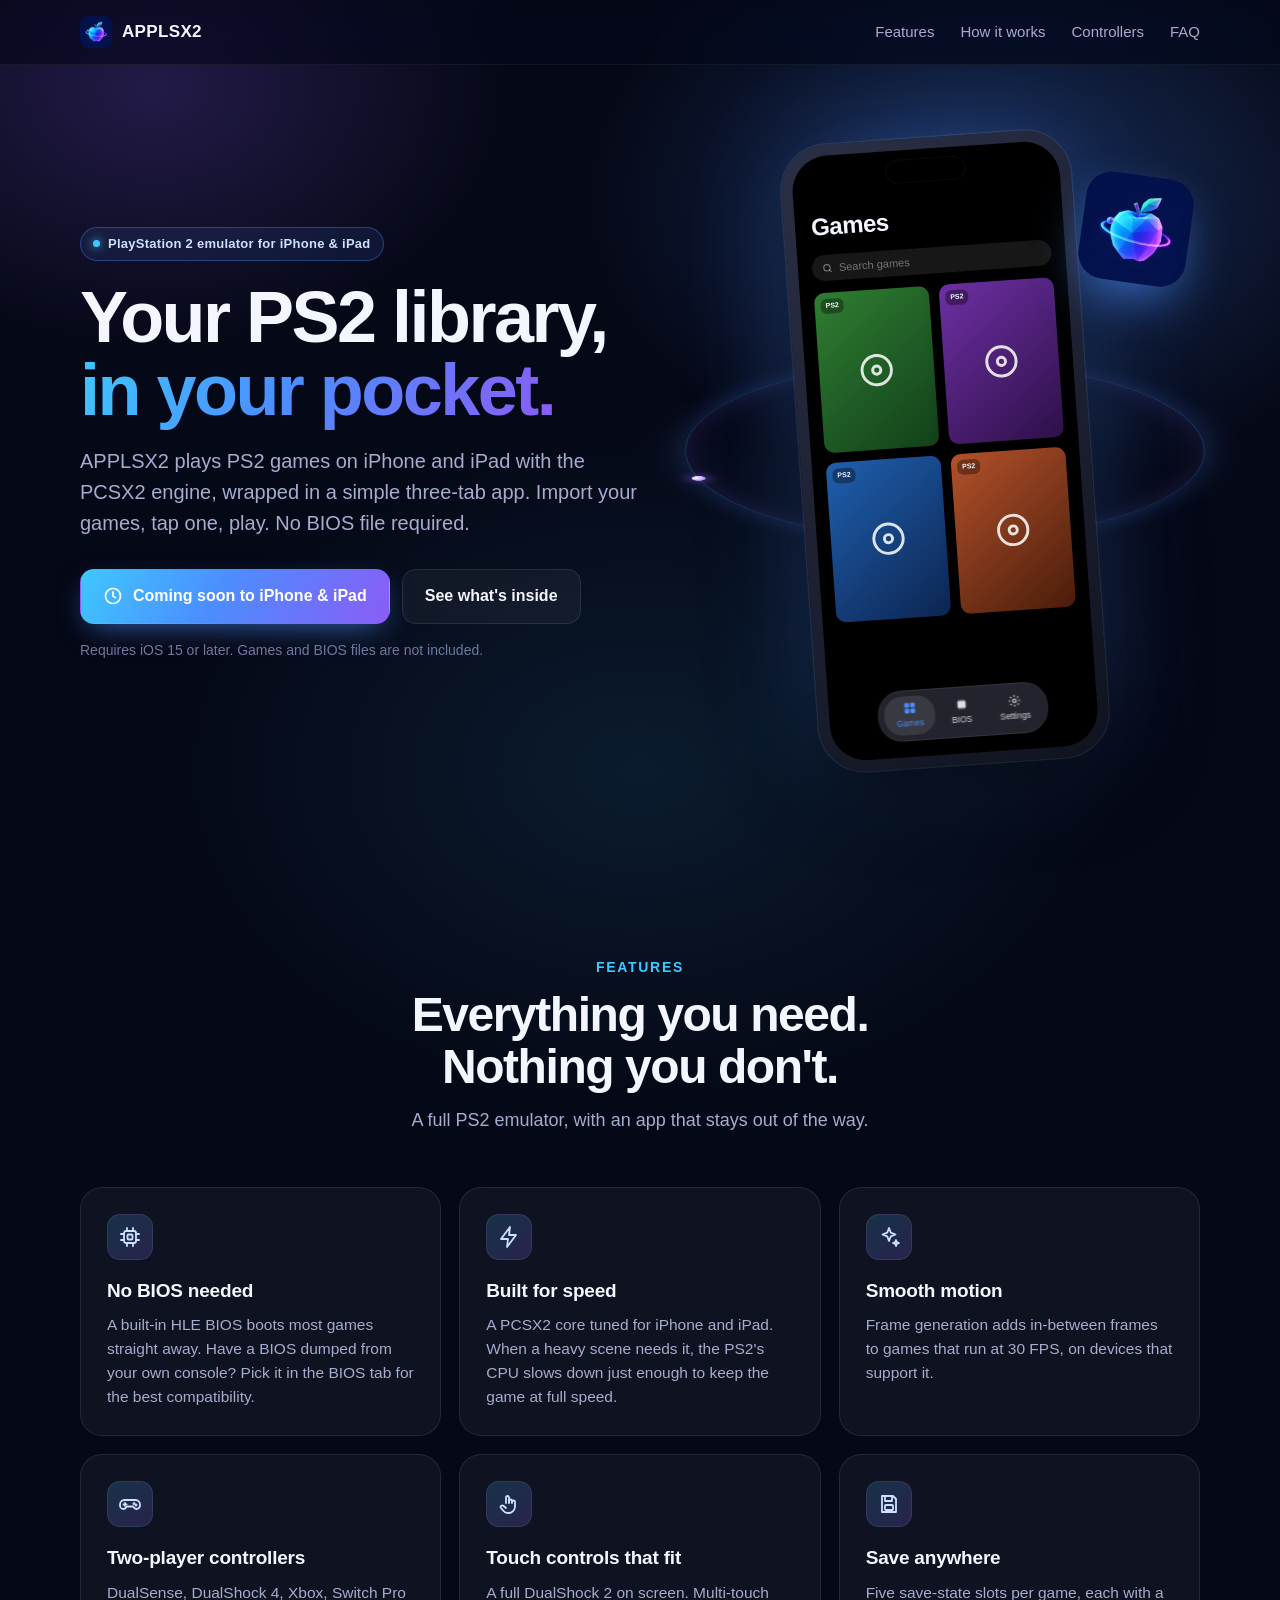
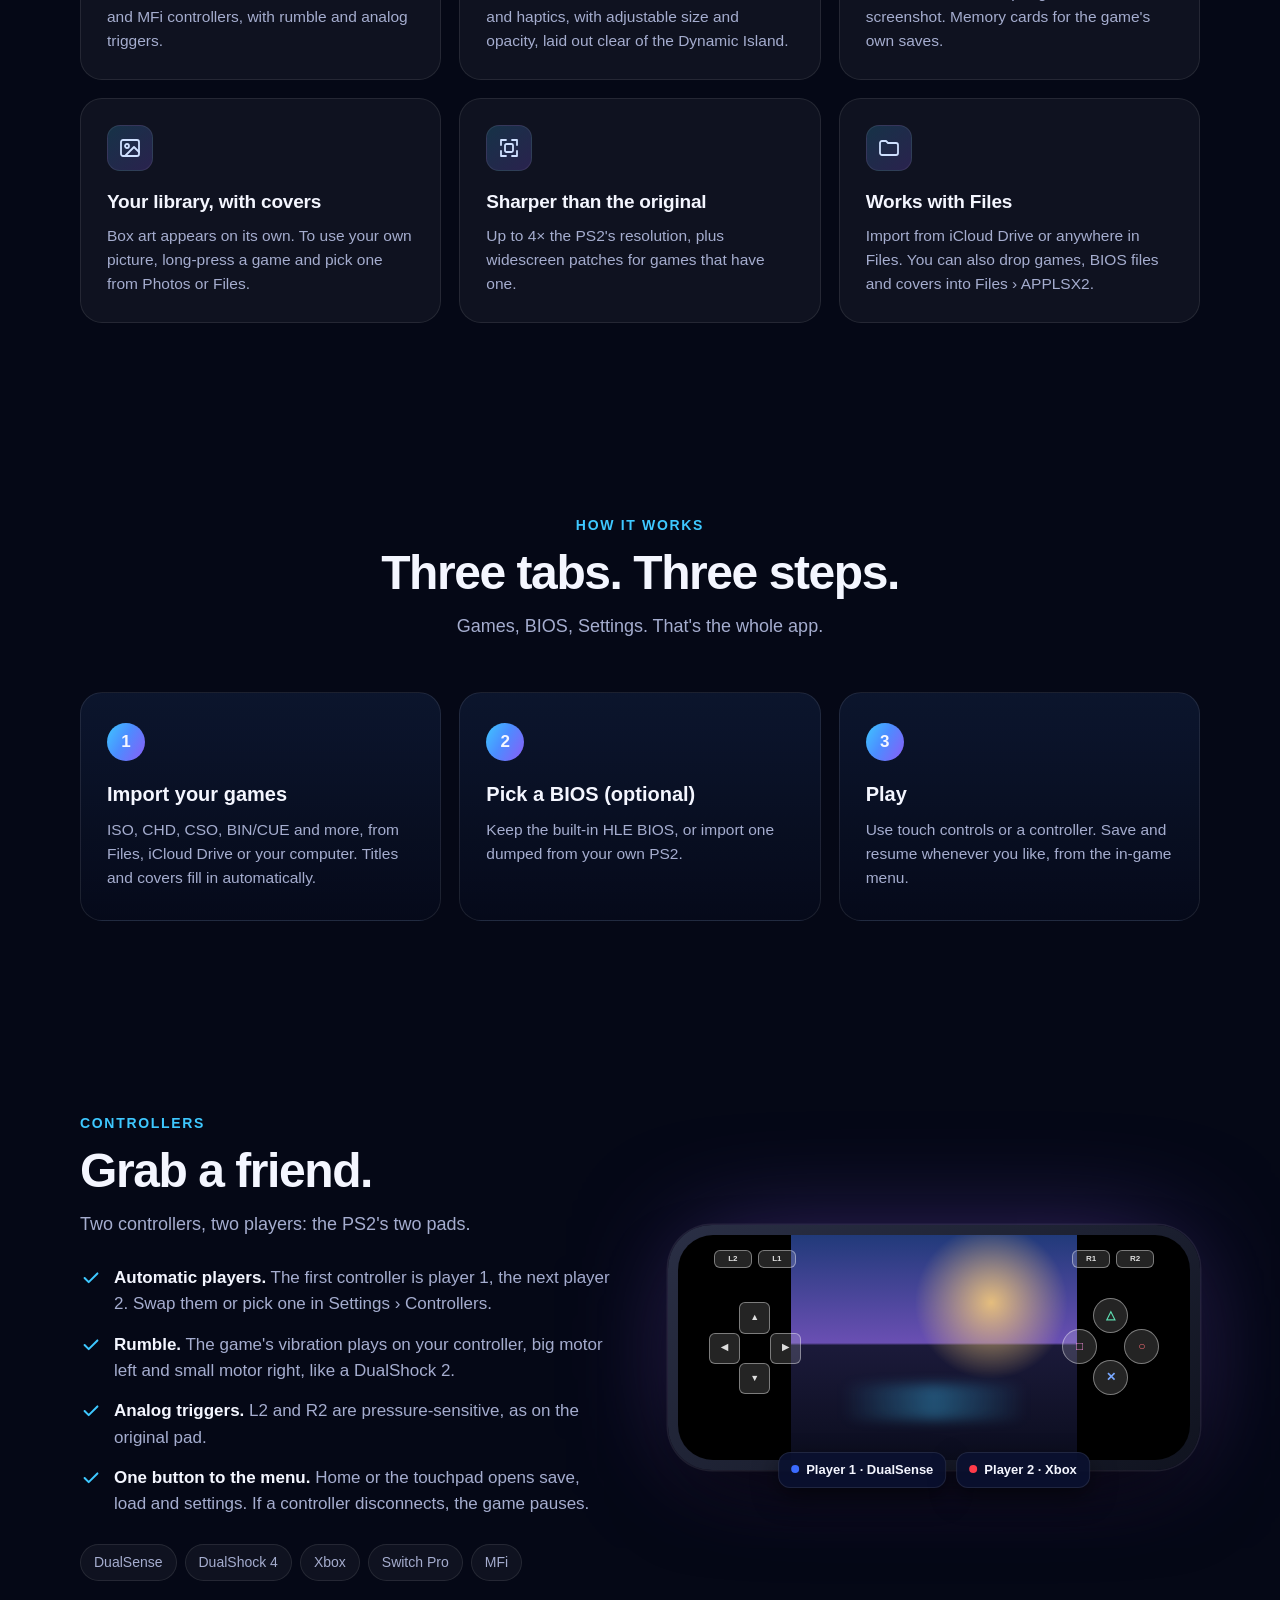
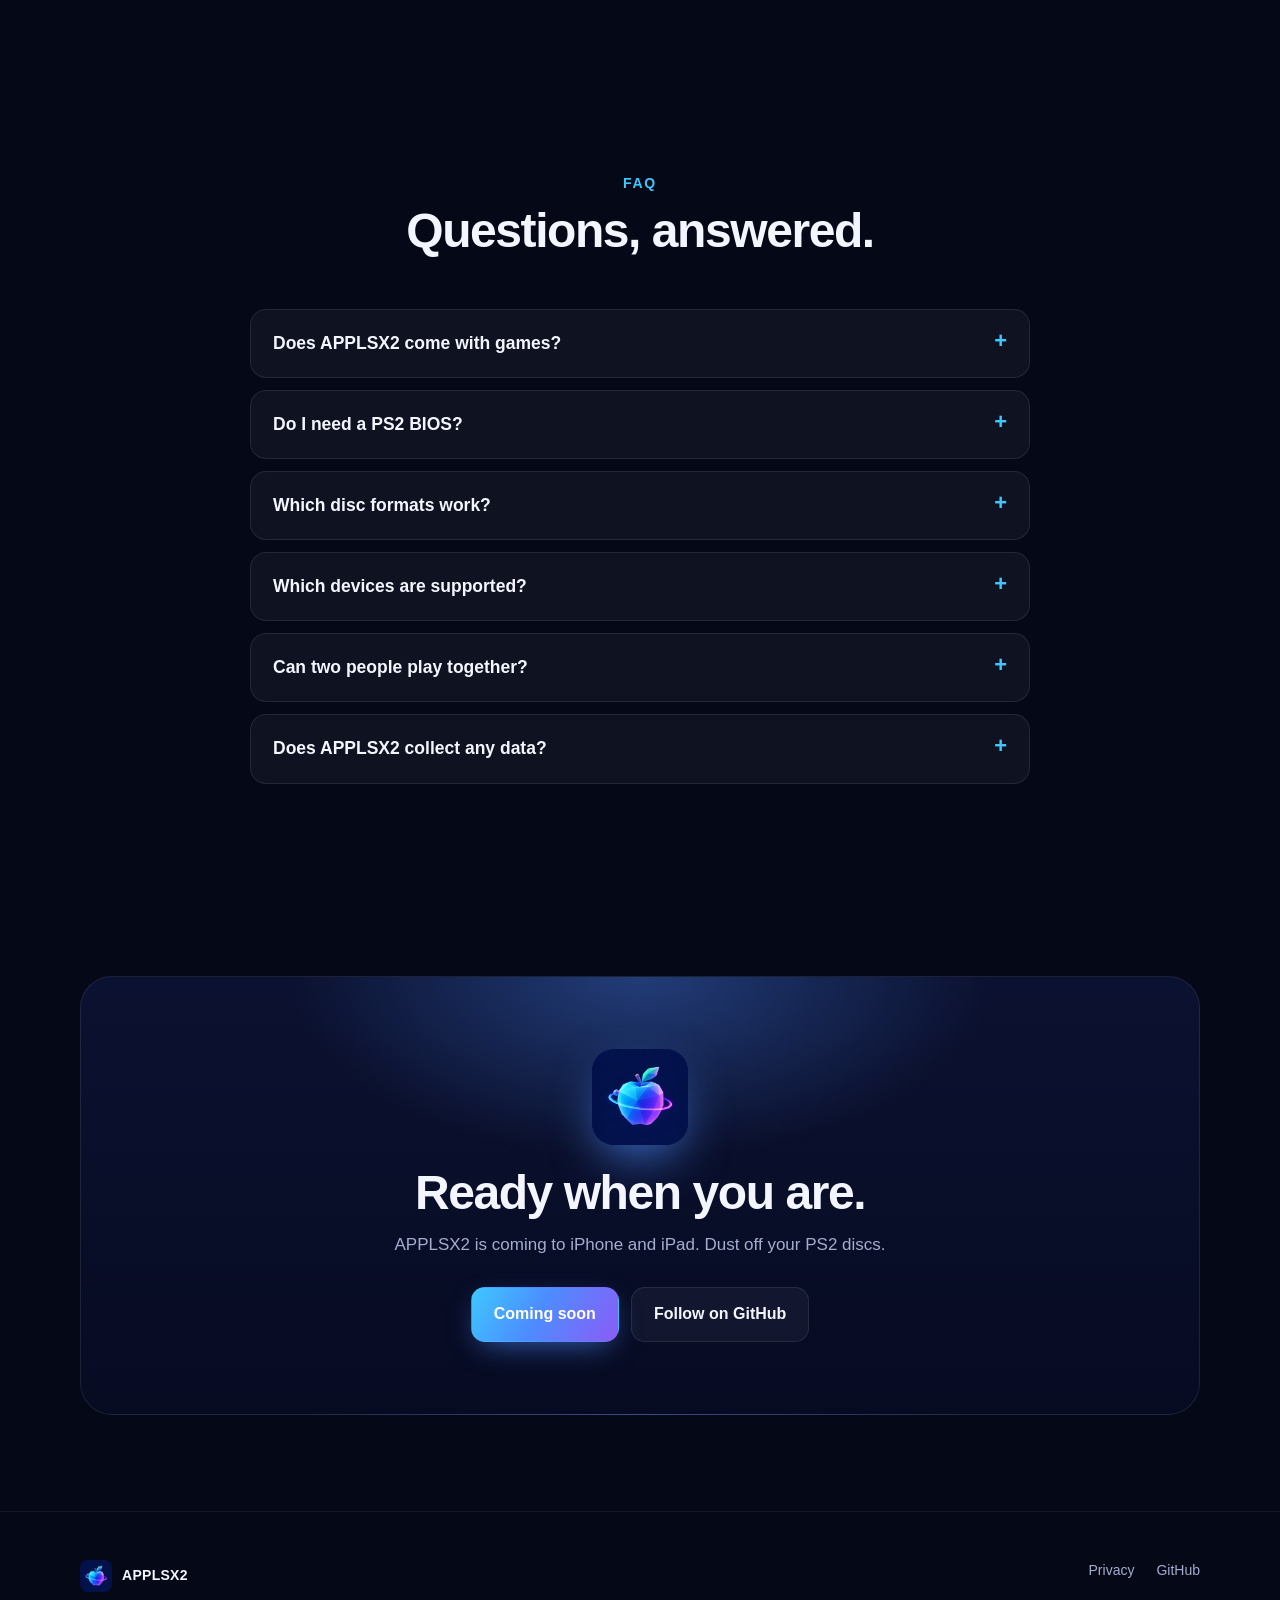
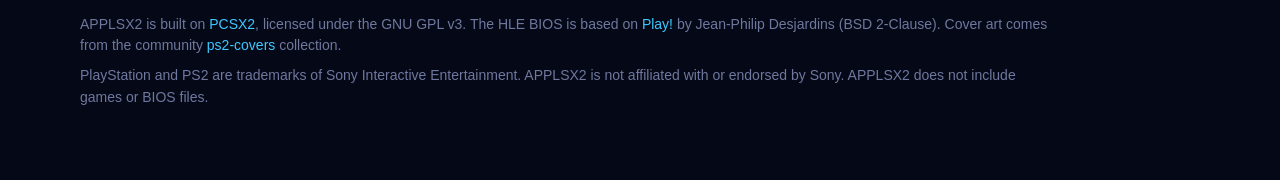
<file: index.html>
<!doctype html>
<html lang="en">
<head>
	<meta charset="utf-8">
	<meta name="viewport" content="width=device-width, initial-scale=1, viewport-fit=cover">
	<title>APPLSX2 — PS2 emulator for iPhone and iPad</title>
	<meta name="description" content="APPLSX2 plays PlayStation 2 games on iPhone and iPad with the PCSX2 engine. No BIOS file needed, touch controls, two-player controller support, save states and covers.">
	<meta name="theme-color" content="#050816">
	<link rel="icon" type="image/png" href="assets/favicon.png">
	<link rel="apple-touch-icon" href="assets/apple-touch-icon.png">
	<meta property="og:type" content="website">
	<meta property="og:title" content="APPLSX2 — PS2 emulator for iPhone and iPad">
	<meta property="og:description" content="Your PS2 library, in your pocket. No BIOS file needed.">
	<meta property="og:image" content="https://applsx2.github.io/assets/og-image.jpg">
	<meta property="og:url" content="https://applsx2.github.io/">
	<meta name="twitter:card" content="summary">
	<link rel="stylesheet" href="assets/style.css">
</head>
<body>
	<div class="sky" aria-hidden="true"></div>

	<header class="nav">
		<div class="wrap">
			<a class="brand" href="#top" aria-label="APPLSX2 home">
				<img src="assets/apple-touch-icon.png" alt="" width="32" height="32">
				<span>APPLSX2</span>
			</a>
			<nav class="nav-links" aria-label="Sections">
				<a href="#features">Features</a>
				<a href="#how">How it works</a>
				<a href="#controllers">Controllers</a>
				<a href="#faq">FAQ</a>
			</nav>
		</div>
	</header>

	<main id="top">
		<!-- Hero -->
		<section class="hero">
			<div class="wrap">
				<div>
					<span class="eyebrow"><span class="dot"></span>PlayStation 2 emulator for iPhone &amp; iPad</span>
					<h1>Your PS2 library,<br><span class="gradient-text">in your pocket.</span></h1>
					<p class="lead">APPLSX2 plays PS2 games on iPhone and iPad with the PCSX2 engine, wrapped in a simple three-tab app. Import your games, tap one, play. No BIOS file required.</p>
					<div class="cta">
						<span class="button primary soon" aria-disabled="true">
							<svg viewBox="0 0 24 24" fill="none" stroke="currentColor" stroke-width="2" stroke-linecap="round" stroke-linejoin="round" aria-hidden="true"><circle cx="12" cy="12" r="9"/><path d="M12 7v5l3 2"/></svg>
							Coming soon to iPhone &amp; iPad
						</span>
						<a class="button ghost" href="#features">See what's inside</a>
					</div>
					<p class="fine">Requires iOS 15 or later. Games and BIOS files are not included.</p>
				</div>

				<div class="hero-art" aria-hidden="true">
					<div class="orbit"></div>
					<div class="phone">
						<div class="screen">
							<div class="island"></div>
							<div class="screen-title">Games</div>
							<div class="search">
								<svg viewBox="0 0 24 24" width="11" height="11" fill="none" stroke="currentColor" stroke-width="2.4" stroke-linecap="round"><circle cx="11" cy="11" r="7"/><path d="m20 20-4-4"/></svg>
								Search games
							</div>
							<div class="grid">
								<div class="tile t1"><span class="tag">PS2</span><svg viewBox="0 0 24 24" fill="none" stroke="#fff" stroke-width="1.8"><circle cx="12" cy="12" r="9"/><circle cx="12" cy="12" r="2.5"/></svg></div>
								<div class="tile t2"><span class="tag">PS2</span><svg viewBox="0 0 24 24" fill="none" stroke="#fff" stroke-width="1.8"><circle cx="12" cy="12" r="9"/><circle cx="12" cy="12" r="2.5"/></svg></div>
								<div class="tile t3"><span class="tag">PS2</span><svg viewBox="0 0 24 24" fill="none" stroke="#fff" stroke-width="1.8"><circle cx="12" cy="12" r="9"/><circle cx="12" cy="12" r="2.5"/></svg></div>
								<div class="tile t4"><span class="tag">PS2</span><svg viewBox="0 0 24 24" fill="none" stroke="#fff" stroke-width="1.8"><circle cx="12" cy="12" r="9"/><circle cx="12" cy="12" r="2.5"/></svg></div>
							</div>
							<div class="tabbar">
								<span class="on"><svg viewBox="0 0 24 24" fill="currentColor"><rect x="3" y="3" width="8" height="8" rx="2"/><rect x="13" y="3" width="8" height="8" rx="2"/><rect x="3" y="13" width="8" height="8" rx="2"/><rect x="13" y="13" width="8" height="8" rx="2"/></svg>Games</span>
								<span><svg viewBox="0 0 24 24" fill="currentColor"><rect x="5" y="6" width="14" height="12" rx="2"/><path d="M8 4v2M12 4v2M16 4v2M8 18v2M12 18v2M16 18v2" stroke="currentColor" stroke-width="1.6"/></svg>BIOS</span>
								<span><svg viewBox="0 0 24 24" fill="none" stroke="currentColor" stroke-width="2"><circle cx="12" cy="12" r="3"/><path d="M12 2v3M12 19v3M2 12h3M19 12h3M4.9 4.9l2.1 2.1M17 17l2.1 2.1M4.9 19.1 7 17M17 7l2.1-2.1"/></svg>Settings</span>
							</div>
						</div>
					</div>
					<img class="float-icon" src="assets/icon.png" alt="" width="108" height="108">
				</div>
			</div>
		</section>

		<!-- Features -->
		<section id="features">
			<div class="wrap">
				<div class="section-head">
					<div class="kicker">Features</div>
					<h2>Everything you need.<br>Nothing you don't.</h2>
					<p>A full PS2 emulator, with an app that stays out of the way.</p>
				</div>

				<div class="features">
					<article class="feature wide">
						<div class="icon"><svg viewBox="0 0 24 24" fill="none" stroke-width="1.8" stroke-linecap="round" stroke-linejoin="round" aria-hidden="true"><rect x="6" y="6" width="12" height="12" rx="2"/><rect x="9.5" y="9.5" width="5" height="5" rx="1"/><path d="M9 3v3M15 3v3M9 18v3M15 18v3M3 9h3M3 15h3M18 9h3M18 15h3"/></svg></div>
						<h3>No BIOS needed</h3>
						<p>A built-in HLE BIOS boots most games straight away. Have a BIOS dumped from your own console? Pick it in the BIOS tab for the best compatibility.</p>
					</article>
					<article class="feature">
						<div class="icon"><svg viewBox="0 0 24 24" fill="none" stroke-width="1.8" stroke-linecap="round" stroke-linejoin="round" aria-hidden="true"><path d="M13 2 4 14h7l-1 8 9-12h-7z"/></svg></div>
						<h3>Built for speed</h3>
						<p>A PCSX2 core tuned for iPhone and iPad. When a heavy scene needs it, the PS2's CPU slows down just enough to keep the game at full speed.</p>
					</article>
					<article class="feature">
						<div class="icon"><svg viewBox="0 0 24 24" fill="none" stroke-width="1.8" stroke-linecap="round" stroke-linejoin="round" aria-hidden="true"><path d="M12 3l1.8 4.7L18.5 9.5l-4.7 1.8L12 16l-1.8-4.7L5.5 9.5l4.7-1.8z"/><path d="M19 15l.8 2.2L22 18l-2.2.8L19 21l-.8-2.2L16 18l2.2-.8z"/></svg></div>
						<h3>Smooth motion</h3>
						<p>Frame generation adds in-between frames to games that run at 30 FPS, on devices that support it.</p>
					</article>
					<article class="feature">
						<div class="icon"><svg viewBox="0 0 24 24" fill="none" stroke-width="1.8" stroke-linecap="round" stroke-linejoin="round" aria-hidden="true"><path d="M6.5 8h11A4.5 4.5 0 0 1 22 12.5v1A3.5 3.5 0 0 1 18.5 17c-1.2 0-2-.6-2.7-1.5L15 14.5H9l-.8 1C7.5 16.4 6.7 17 5.5 17A3.5 3.5 0 0 1 2 13.5v-1A4.5 4.5 0 0 1 6.5 8z"/><path d="M7 11v3M5.5 12.5h3"/><circle cx="16" cy="11.5" r=".6"/><circle cx="18" cy="13" r=".6"/></svg></div>
						<h3>Two-player controllers</h3>
						<p>DualSense, DualShock 4, Xbox, Switch Pro and MFi controllers, with rumble and analog triggers.</p>
					</article>
					<article class="feature">
						<div class="icon"><svg viewBox="0 0 24 24" fill="none" stroke-width="1.8" stroke-linecap="round" stroke-linejoin="round" aria-hidden="true"><path d="M9 11V5.5a1.5 1.5 0 0 1 3 0V11"/><path d="M12 10.5V9a1.5 1.5 0 0 1 3 0v2"/><path d="M15 10a1.5 1.5 0 0 1 3 0v4.5A6.5 6.5 0 0 1 11.5 21h-.6a6 6 0 0 1-4.6-2.2L4 16a1.6 1.6 0 0 1 2.3-2.2L9 16"/></svg></div>
						<h3>Touch controls that fit</h3>
						<p>A full DualShock 2 on screen. Multi-touch and haptics, with adjustable size and opacity, laid out clear of the Dynamic Island.</p>
					</article>
					<article class="feature">
						<div class="icon"><svg viewBox="0 0 24 24" fill="none" stroke-width="1.8" stroke-linecap="round" stroke-linejoin="round" aria-hidden="true"><path d="M5 4h11l3 3v13H5z"/><path d="M8 4v5h7V4"/><rect x="8" y="13" width="8" height="5" rx="1"/></svg></div>
						<h3>Save anywhere</h3>
						<p>Five save-state slots per game, each with a screenshot. Memory cards for the game's own saves.</p>
					</article>
					<article class="feature">
						<div class="icon"><svg viewBox="0 0 24 24" fill="none" stroke-width="1.8" stroke-linecap="round" stroke-linejoin="round" aria-hidden="true"><rect x="3" y="4" width="18" height="16" rx="2"/><circle cx="9" cy="10" r="2"/><path d="m21 16-5-5-9 9"/></svg></div>
						<h3>Your library, with covers</h3>
						<p>Box art appears on its own. To use your own picture, long-press a game and pick one from Photos or Files.</p>
					</article>
					<article class="feature">
						<div class="icon"><svg viewBox="0 0 24 24" fill="none" stroke-width="1.8" stroke-linecap="round" stroke-linejoin="round" aria-hidden="true"><path d="M4 9V4h5M20 9V4h-5M4 15v5h5M20 15v5h-5"/><rect x="8" y="8" width="8" height="8" rx="1.5"/></svg></div>
						<h3>Sharper than the original</h3>
						<p>Up to 4× the PS2's resolution, plus widescreen patches for games that have one.</p>
					</article>
					<article class="feature">
						<div class="icon"><svg viewBox="0 0 24 24" fill="none" stroke-width="1.8" stroke-linecap="round" stroke-linejoin="round" aria-hidden="true"><path d="M3 7a2 2 0 0 1 2-2h4l2 2h8a2 2 0 0 1 2 2v8a2 2 0 0 1-2 2H5a2 2 0 0 1-2-2z"/></svg></div>
						<h3>Works with Files</h3>
						<p>Import from iCloud Drive or anywhere in Files. You can also drop games, BIOS files and covers into Files › APPLSX2.</p>
					</article>
				</div>
			</div>
		</section>

		<!-- How it works -->
		<section id="how">
			<div class="wrap">
				<div class="section-head">
					<div class="kicker">How it works</div>
					<h2>Three tabs. Three steps.</h2>
					<p>Games, BIOS, Settings. That's the whole app.</p>
				</div>
				<div class="steps">
					<div class="step">
						<h3>Import your games</h3>
						<p>ISO, CHD, CSO, BIN/CUE and more, from Files, iCloud Drive or your computer. Titles and covers fill in automatically.</p>
					</div>
					<div class="step">
						<h3>Pick a BIOS (optional)</h3>
						<p>Keep the built-in HLE BIOS, or import one dumped from your own PS2.</p>
					</div>
					<div class="step">
						<h3>Play</h3>
						<p>Use touch controls or a controller. Save and resume whenever you like, from the in-game menu.</p>
					</div>
				</div>
			</div>
		</section>

		<!-- Controllers -->
		<section id="controllers">
			<div class="wrap split">
				<div>
					<div class="section-head">
						<div class="kicker">Controllers</div>
						<h2>Grab a friend.</h2>
						<p>Two controllers, two players: the PS2's two pads.</p>
					</div>
					<ul class="checks">
						<li><svg viewBox="0 0 24 24" fill="none" stroke-width="2.2" stroke-linecap="round" stroke-linejoin="round" aria-hidden="true"><path d="m5 12 4.5 4.5L19 7"/></svg><span><strong>Automatic players.</strong> The first controller is player 1, the next player 2. Swap them or pick one in Settings › Controllers.</span></li>
						<li><svg viewBox="0 0 24 24" fill="none" stroke-width="2.2" stroke-linecap="round" stroke-linejoin="round" aria-hidden="true"><path d="m5 12 4.5 4.5L19 7"/></svg><span><strong>Rumble.</strong> The game's vibration plays on your controller, big motor left and small motor right, like a DualShock 2.</span></li>
						<li><svg viewBox="0 0 24 24" fill="none" stroke-width="2.2" stroke-linecap="round" stroke-linejoin="round" aria-hidden="true"><path d="m5 12 4.5 4.5L19 7"/></svg><span><strong>Analog triggers.</strong> L2 and R2 are pressure-sensitive, as on the original pad.</span></li>
						<li><svg viewBox="0 0 24 24" fill="none" stroke-width="2.2" stroke-linecap="round" stroke-linejoin="round" aria-hidden="true"><path d="m5 12 4.5 4.5L19 7"/></svg><span><strong>One button to the menu.</strong> Home or the touchpad opens save, load and settings. If a controller disconnects, the game pauses.</span></li>
					</ul>
					<div class="chips">
						<span class="chip">DualSense</span>
						<span class="chip">DualShock 4</span>
						<span class="chip">Xbox</span>
						<span class="chip">Switch Pro</span>
						<span class="chip">MFi</span>
					</div>
				</div>

				<div class="landscape" aria-hidden="true">
					<div class="screen">
						<div class="game"></div>
						<div class="pad shoulder left"><span class="b">L2</span><span class="b">L1</span></div>
						<div class="pad shoulder right"><span class="b">R1</span><span class="b">R2</span></div>
						<div class="pad dpad"><span class="b u">▲</span><span class="b l">◀</span><span class="b r">▶</span><span class="b d">▼</span></div>
						<div class="pad face"><span class="b tri">△</span><span class="b sqr">□</span><span class="b cir">○</span><span class="b crs">✕</span></div>
					</div>
					<div class="player-tags">
						<span><i style="background:#3b6bff"></i>Player 1 · DualSense</span>
						<span><i style="background:#ff3b4a"></i>Player 2 · Xbox</span>
					</div>
				</div>
			</div>
		</section>

		<!-- FAQ -->
		<section id="faq">
			<div class="wrap">
				<div class="section-head">
					<div class="kicker">FAQ</div>
					<h2>Questions, answered.</h2>
				</div>
				<div class="faq">
					<details>
						<summary>Does APPLSX2 come with games?</summary>
						<p>No. APPLSX2 doesn't include any games or BIOS files. Play games you own, dumped from your own discs.</p>
					</details>
					<details>
						<summary>Do I need a PS2 BIOS?</summary>
						<p>No. The built-in HLE BIOS runs most games. A BIOS dumped from your own console is the most compatible, and you can choose it in the BIOS tab. Save states only load with the kind of BIOS they were made with.</p>
					</details>
					<details>
						<summary>Which disc formats work?</summary>
						<p>ISO, CHD, CSO, ZSO, GZ, BIN/CUE, IMG, MDF, NRG and ELF.</p>
					</details>
					<details>
						<summary>Which devices are supported?</summary>
						<p>iPhone and iPad with iOS 15 or later. Newer devices handle the most demanding games best, and some extras, like frame generation, need a recent iOS.</p>
					</details>
					<details>
						<summary>Can two people play together?</summary>
						<p>Yes. Connect two controllers: the first is player 1 and the second player 2. On a single controller, touch controls stay available for player 1 when the controller is assigned to player 2.</p>
					</details>
					<details>
						<summary>Does APPLSX2 collect any data?</summary>
						<p>No. There are no accounts, ads or tracking. See the <a href="privacy.html">privacy policy</a>.</p>
					</details>
				</div>
			</div>
		</section>

		<!-- Closing -->
		<section>
			<div class="wrap">
				<div class="closing">
					<img src="assets/icon.png" alt="APPLSX2 app icon" width="96" height="96">
					<h2>Ready when you are.</h2>
					<p>APPLSX2 is coming to iPhone and iPad. Dust off your PS2 discs.</p>
					<div class="cta">
						<span class="button primary soon" aria-disabled="true">Coming soon</span>
						<a class="button ghost" href="https://github.com/APPLSX2">Follow on GitHub</a>
					</div>
				</div>
			</div>
		</section>
	</main>

	<footer>
		<div class="wrap">
			<div class="row">
				<a class="brand" href="#top">
					<img src="assets/apple-touch-icon.png" alt="" width="32" height="32">
					<span>APPLSX2</span>
				</a>
				<nav class="links" aria-label="Footer">
					<a href="privacy.html">Privacy</a>
					<a href="https://github.com/APPLSX2">GitHub</a>
				</nav>
			</div>
			<p>APPLSX2 is built on <a href="https://pcsx2.net">PCSX2</a>, licensed under the GNU GPL v3. The HLE BIOS is based on <a href="https://purei.org">Play!</a> by Jean-Philip Desjardins (BSD 2-Clause). Cover art comes from the community <a href="https://github.com/xlenore/ps2-covers">ps2-covers</a> collection.</p>
			<p>PlayStation and PS2 are trademarks of Sony Interactive Entertainment. APPLSX2 is not affiliated with or endorsed by Sony. APPLSX2 does not include games or BIOS files.</p>
		</div>
	</footer>
</body>
</html>
</file>
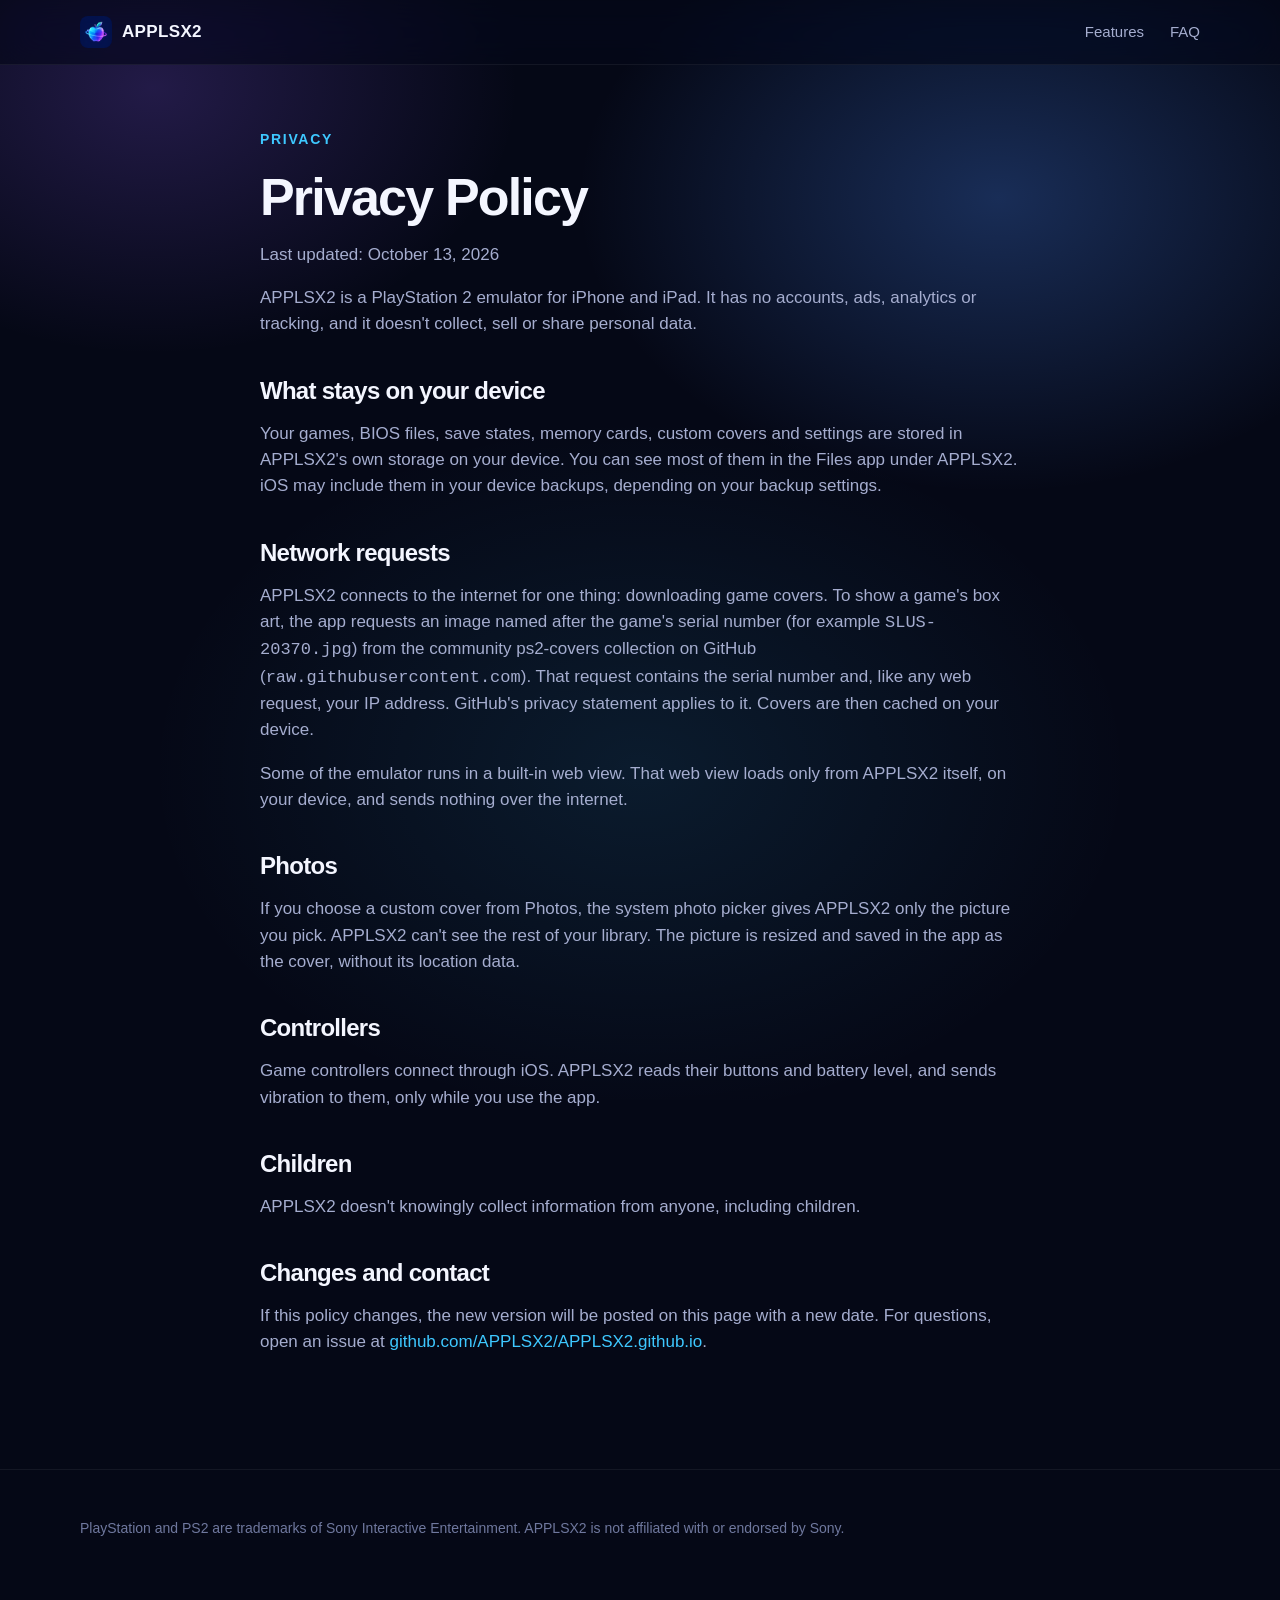
<file: privacy.html>
<!doctype html>
<html lang="en">
<head>
	<meta charset="utf-8">
	<meta name="viewport" content="width=device-width, initial-scale=1, viewport-fit=cover">
	<title>Privacy Policy — APPLSX2</title>
	<meta name="description" content="APPLSX2's privacy policy: no accounts, no tracking, your games and saves stay on your device.">
	<meta name="theme-color" content="#050816">
	<link rel="icon" type="image/png" href="assets/favicon.png">
	<link rel="apple-touch-icon" href="assets/apple-touch-icon.png">
	<link rel="stylesheet" href="assets/style.css">
</head>
<body>
	<div class="sky" aria-hidden="true"></div>

	<header class="nav">
		<div class="wrap">
			<a class="brand" href="./" aria-label="APPLSX2 home">
				<img src="assets/apple-touch-icon.png" alt="" width="32" height="32">
				<span>APPLSX2</span>
			</a>
			<nav class="nav-links" aria-label="Sections">
				<a href="./#features">Features</a>
				<a href="./#faq">FAQ</a>
			</nav>
		</div>
	</header>

	<main class="wrap">
		<article class="doc">
			<div class="kicker">Privacy</div>
			<h1>Privacy Policy</h1>
			<p>Last updated: October 13, 2026</p>

			<p>APPLSX2 is a PlayStation 2 emulator for iPhone and iPad. It has no accounts, ads, analytics or tracking, and it doesn't collect, sell or share personal data.</p>

			<h2>What stays on your device</h2>
			<p>Your games, BIOS files, save states, memory cards, custom covers and settings are stored in APPLSX2's own storage on your device. You can see most of them in the Files app under APPLSX2. iOS may include them in your device backups, depending on your backup settings.</p>

			<h2>Network requests</h2>
			<p>APPLSX2 connects to the internet for one thing: downloading game covers. To show a game's box art, the app requests an image named after the game's serial number (for example <code>SLUS-20370.jpg</code>) from the community ps2-covers collection on GitHub (<code>raw.githubusercontent.com</code>). That request contains the serial number and, like any web request, your IP address. GitHub's privacy statement applies to it. Covers are then cached on your device.</p>
			<p>Some of the emulator runs in a built-in web view. That web view loads only from APPLSX2 itself, on your device, and sends nothing over the internet.</p>

			<h2>Photos</h2>
			<p>If you choose a custom cover from Photos, the system photo picker gives APPLSX2 only the picture you pick. APPLSX2 can't see the rest of your library. The picture is resized and saved in the app as the cover, without its location data.</p>

			<h2>Controllers</h2>
			<p>Game controllers connect through iOS. APPLSX2 reads their buttons and battery level, and sends vibration to them, only while you use the app.</p>

			<h2>Children</h2>
			<p>APPLSX2 doesn't knowingly collect information from anyone, including children.</p>

			<h2>Changes and contact</h2>
			<p>If this policy changes, the new version will be posted on this page with a new date. For questions, open an issue at <a href="https://github.com/APPLSX2/APPLSX2.github.io/issues">github.com/APPLSX2/APPLSX2.github.io</a>.</p>
		</article>
	</main>

	<footer>
		<div class="wrap">
			<p>PlayStation and PS2 are trademarks of Sony Interactive Entertainment. APPLSX2 is not affiliated with or endorsed by Sony.</p>
		</div>
	</footer>
</body>
</html>
</file>
<file: assets/style.css>
/* APPLSX2 landing page. Dark, from the app icon: deep navy, a cyan → blue → violet glow. */

:root {
	--bg: #050816;
	--bg-raised: #0b1130;
	--card: rgba(255, 255, 255, 0.045);
	--card-border: rgba(255, 255, 255, 0.09);
	--text: #f4f6ff;
	--text-dim: #a5adcf;
	--text-faint: #6f789e;
	--accent: #4c8dff;
	--cyan: #3ec8ff;
	--violet: #8b5cf6;
	--glow: linear-gradient(120deg, var(--cyan), var(--accent) 45%, var(--violet));
	--radius: 22px;
	--max: 1120px;
	color-scheme: dark;
}

* {
	box-sizing: border-box;
}

html {
	scroll-behavior: smooth;
	-webkit-text-size-adjust: 100%;
}

body {
	margin: 0;
	background: var(--bg);
	color: var(--text);
	font-family: -apple-system, BlinkMacSystemFont, "SF Pro Text", "Inter", "Segoe UI", Roboto, "Helvetica Neue", Arial, sans-serif;
	font-size: 17px;
	line-height: 1.55;
	-webkit-font-smoothing: antialiased;
	overflow-x: hidden;
}

a {
	color: var(--cyan);
	text-decoration: none;
}

a:hover {
	text-decoration: underline;
}

img {
	max-width: 100%;
	display: block;
}

.wrap {
	width: min(var(--max), 100% - 40px);
	margin-inline: auto;
}

.gradient-text {
	background: var(--glow);
	-webkit-background-clip: text;
	background-clip: text;
	color: transparent;
}

/* Background glow behind the hero */
.sky {
	position: absolute;
	inset: 0 0 auto 0;
	height: 1100px;
	pointer-events: none;
	background:
		radial-gradient(600px 420px at 78% 18%, rgba(76, 141, 255, 0.28), transparent 70%),
		radial-gradient(520px 380px at 12% 8%, rgba(139, 92, 246, 0.22), transparent 70%),
		radial-gradient(700px 500px at 50% 70%, rgba(62, 200, 255, 0.10), transparent 70%);
	z-index: 0;
}

/* Navigation */
.nav {
	position: sticky;
	top: 0;
	z-index: 20;
	backdrop-filter: saturate(160%) blur(18px);
	-webkit-backdrop-filter: saturate(160%) blur(18px);
	background: rgba(5, 8, 22, 0.65);
	border-bottom: 1px solid rgba(255, 255, 255, 0.06);
}

.nav .wrap {
	display: flex;
	align-items: center;
	justify-content: space-between;
	height: 64px;
	gap: 16px;
}

.brand {
	display: flex;
	align-items: center;
	gap: 10px;
	color: var(--text);
	font-weight: 700;
	letter-spacing: 0.02em;
}

.brand:hover {
	text-decoration: none;
}

.brand img {
	width: 32px;
	height: 32px;
	border-radius: 8px;
}

.nav-links {
	display: flex;
	gap: 26px;
	font-size: 15px;
}

.nav-links a {
	color: var(--text-dim);
}

.nav-links a:hover {
	color: var(--text);
	text-decoration: none;
}

/* Hero */
.hero {
	position: relative;
	z-index: 1;
	padding: 72px 0 96px;
}

.hero .wrap {
	display: grid;
	grid-template-columns: 1.05fr 0.95fr;
	align-items: center;
	gap: 48px;
}

.eyebrow {
	display: inline-flex;
	align-items: center;
	gap: 8px;
	padding: 6px 12px;
	border-radius: 999px;
	border: 1px solid rgba(76, 141, 255, 0.35);
	background: rgba(76, 141, 255, 0.10);
	color: #cfe0ff;
	font-size: 13px;
	font-weight: 600;
	letter-spacing: 0.02em;
}

.eyebrow .dot {
	width: 7px;
	height: 7px;
	border-radius: 50%;
	background: var(--cyan);
	box-shadow: 0 0 10px var(--cyan);
}

h1 {
	margin: 20px 0 18px;
	font-size: clamp(42px, 6vw, 72px);
	line-height: 1.02;
	letter-spacing: -0.035em;
	font-weight: 800;
}

.lead {
	margin: 0 0 30px;
	max-width: 34em;
	color: var(--text-dim);
	font-size: clamp(17px, 1.6vw, 20px);
}

.cta {
	display: flex;
	flex-wrap: wrap;
	gap: 12px;
	align-items: center;
}

.button {
	display: inline-flex;
	align-items: center;
	gap: 10px;
	padding: 14px 22px;
	border-radius: 14px;
	font-weight: 650;
	font-size: 16px;
	border: 1px solid transparent;
	transition: transform 0.15s ease, background 0.15s ease;
}

.button:hover {
	text-decoration: none;
	transform: translateY(-1px);
}

.button.primary {
	background: var(--glow);
	color: #fff;
	box-shadow: 0 10px 30px -10px rgba(76, 141, 255, 0.7);
}

.button.soon {
	cursor: default;
}

.button.soon:hover {
	transform: none;
}

.button.ghost {
	color: var(--text);
	border-color: var(--card-border);
	background: var(--card);
}

.button svg {
	width: 20px;
	height: 20px;
}

.fine {
	margin-top: 16px;
	color: var(--text-faint);
	font-size: 14px;
}

/* Hero art: the icon in orbit, a phone with the library */
.hero-art {
	position: relative;
	display: grid;
	place-items: center;
	min-height: 560px;
}

.orbit {
	position: absolute;
	width: 520px;
	height: 520px;
	border-radius: 50%;
	border: 1.5px solid rgba(62, 200, 255, 0.28);
	transform: rotateX(70deg) rotateZ(-18deg);
	box-shadow: 0 0 40px rgba(76, 141, 255, 0.25), inset 0 0 40px rgba(139, 92, 246, 0.18);
}

.orbit::after {
	content: "";
	position: absolute;
	top: 50%;
	left: -7px;
	width: 14px;
	height: 14px;
	margin-top: -7px;
	border-radius: 50%;
	background: radial-gradient(circle at 35% 35%, #fff, var(--violet));
	box-shadow: 0 0 18px var(--violet);
	transform-origin: 267px 7px;
	animation: spin 14s linear infinite;
}

@keyframes spin {
	to {
		transform: rotate(360deg);
	}
}

.phone {
	position: relative;
	width: 290px;
	aspect-ratio: 9 / 19.5;
	border-radius: 46px;
	padding: 11px;
	background: linear-gradient(145deg, #2a2f45, #10131f);
	box-shadow:
		0 0 0 1.5px rgba(255, 255, 255, 0.08),
		0 40px 80px -20px rgba(0, 0, 0, 0.8),
		0 0 120px -30px rgba(76, 141, 255, 0.6);
	transform: rotate(-4deg);
}

.screen {
	position: relative;
	height: 100%;
	border-radius: 36px;
	overflow: hidden;
	background: #000;
	padding: 46px 14px 0;
	font-size: 11px;
}

.island {
	position: absolute;
	top: 10px;
	left: 50%;
	width: 78px;
	height: 22px;
	margin-left: -39px;
	border-radius: 20px;
	background: #000;
	box-shadow: 0 0 0 1px rgba(255, 255, 255, 0.04);
	z-index: 2;
}

.screen-title {
	font-size: 24px;
	font-weight: 800;
	letter-spacing: -0.02em;
	margin: 6px 2px 10px;
}

.search {
	height: 26px;
	border-radius: 13px;
	background: rgba(255, 255, 255, 0.09);
	color: rgba(255, 255, 255, 0.4);
	display: flex;
	align-items: center;
	padding: 0 10px;
	gap: 6px;
	margin-bottom: 12px;
}

.grid {
	display: grid;
	grid-template-columns: 1fr 1fr;
	gap: 10px;
}

.tile {
	aspect-ratio: 0.72;
	border-radius: 10px;
	position: relative;
	display: grid;
	place-items: center;
	box-shadow: 0 6px 14px rgba(0, 0, 0, 0.4);
}

.tile svg {
	width: 34%;
	opacity: 0.85;
}

.tile .tag {
	position: absolute;
	top: 6px;
	left: 6px;
	font-size: 7px;
	font-weight: 800;
	padding: 2px 5px;
	border-radius: 6px;
	background: rgba(0, 0, 0, 0.35);
}

.t1 { background: linear-gradient(140deg, #2f7d32, #12401a); }
.t2 { background: linear-gradient(140deg, #6d2fa3, #2e1048); }
.t3 { background: linear-gradient(140deg, #1f5fae, #0c2552); }
.t4 { background: linear-gradient(140deg, #b2512a, #4a1c0b); }

.tabbar {
	position: absolute;
	left: 50%;
	bottom: 16px;
	transform: translateX(-50%);
	display: flex;
	gap: 4px;
	padding: 5px;
	border-radius: 24px;
	background: rgba(40, 42, 54, 0.85);
	border: 1px solid rgba(255, 255, 255, 0.08);
	backdrop-filter: blur(10px);
}

.tabbar span {
	display: grid;
	place-items: center;
	gap: 2px;
	padding: 5px 12px;
	border-radius: 18px;
	font-size: 8.5px;
	color: rgba(255, 255, 255, 0.85);
}

.tabbar span.on {
	background: rgba(255, 255, 255, 0.10);
	color: var(--accent);
}

.tabbar svg {
	width: 14px;
	height: 14px;
}

.float-icon {
	position: absolute;
	right: 2%;
	top: 6%;
	width: 108px;
	height: 108px;
	border-radius: 26px;
	box-shadow: 0 20px 50px -10px rgba(76, 141, 255, 0.7);
	transform: rotate(8deg);
}

/* Sections */
section {
	position: relative;
	z-index: 1;
	padding: 96px 0;
}

.section-head {
	max-width: 720px;
	margin: 0 auto 52px;
	text-align: center;
}

.kicker {
	color: var(--cyan);
	font-weight: 700;
	font-size: 14px;
	letter-spacing: 0.12em;
	text-transform: uppercase;
}

h2 {
	margin: 10px 0 14px;
	font-size: clamp(32px, 4.2vw, 48px);
	line-height: 1.08;
	letter-spacing: -0.03em;
	font-weight: 800;
}

.section-head p {
	margin: 0;
	color: var(--text-dim);
	font-size: 18px;
}

/* Feature grid */
.features {
	display: grid;
	grid-template-columns: repeat(3, 1fr);
	gap: 18px;
}

.feature {
	padding: 26px;
	border-radius: var(--radius);
	background: var(--card);
	border: 1px solid var(--card-border);
	transition: border-color 0.2s ease, transform 0.2s ease;
}

.feature:hover {
	border-color: rgba(76, 141, 255, 0.4);
	transform: translateY(-2px);
}

.feature .icon {
	width: 46px;
	height: 46px;
	border-radius: 13px;
	display: grid;
	place-items: center;
	background: linear-gradient(140deg, rgba(62, 200, 255, 0.18), rgba(139, 92, 246, 0.22));
	border: 1px solid rgba(255, 255, 255, 0.08);
	margin-bottom: 16px;
}

.feature .icon svg {
	width: 24px;
	height: 24px;
	stroke: #cfe0ff;
}

.feature h3 {
	margin: 0 0 8px;
	font-size: 19px;
	letter-spacing: -0.01em;
}

.feature p {
	margin: 0;
	color: var(--text-dim);
	font-size: 15.5px;
}

/* Steps */
.steps {
	display: grid;
	grid-template-columns: repeat(3, 1fr);
	gap: 18px;
	counter-reset: step;
}

.step {
	padding: 30px 26px;
	border-radius: var(--radius);
	background: linear-gradient(180deg, rgba(76, 141, 255, 0.10), rgba(76, 141, 255, 0.02));
	border: 1px solid var(--card-border);
}

.step::before {
	counter-increment: step;
	content: counter(step);
	display: grid;
	place-items: center;
	width: 38px;
	height: 38px;
	border-radius: 50%;
	background: var(--glow);
	font-weight: 800;
	margin-bottom: 18px;
}

.step h3 {
	margin: 0 0 8px;
	font-size: 20px;
}

.step p {
	margin: 0;
	color: var(--text-dim);
	font-size: 15.5px;
}

/* Controllers */
.split {
	display: grid;
	grid-template-columns: 1fr 1fr;
	gap: 56px;
	align-items: center;
}

.split .section-head {
	text-align: left;
	margin: 0 0 26px;
}

.checks {
	list-style: none;
	padding: 0;
	margin: 0;
	display: grid;
	gap: 14px;
}

.checks li {
	display: flex;
	gap: 12px;
	color: var(--text-dim);
}

.checks li strong {
	color: var(--text);
	font-weight: 650;
}

.checks svg {
	flex: none;
	width: 22px;
	height: 22px;
	margin-top: 2px;
	stroke: var(--cyan);
}

.chips {
	display: flex;
	flex-wrap: wrap;
	gap: 8px;
	margin-top: 26px;
}

.chip {
	padding: 7px 13px;
	border-radius: 999px;
	font-size: 14px;
	color: var(--text-dim);
	background: var(--card);
	border: 1px solid var(--card-border);
}

/* Landscape phone with the on-screen controller */
.landscape {
	position: relative;
	width: 100%;
	max-width: 540px;
	margin-inline: auto;
	aspect-ratio: 19.5 / 9;
	border-radius: 44px;
	padding: 10px;
	background: linear-gradient(145deg, #2a2f45, #10131f);
	box-shadow: 0 0 0 1.5px rgba(255, 255, 255, 0.08), 0 40px 80px -24px rgba(0, 0, 0, 0.85), 0 0 120px -30px rgba(139, 92, 246, 0.55);
}

.landscape .screen {
	padding: 0;
	border-radius: 35px;
	background: #000;
}

.game {
	position: absolute;
	inset: 0 22%;
	background:
		radial-gradient(circle at 70% 30%, rgba(255, 210, 120, 0.85), transparent 30%),
		linear-gradient(180deg, #213a7a 0%, #6a4fb3 48%, #1b1a3a 49%, #0b0d1e 100%);
}

.game::after {
	content: "";
	position: absolute;
	left: 18%;
	right: 18%;
	bottom: 18%;
	height: 16%;
	background: linear-gradient(90deg, transparent, rgba(62, 200, 255, 0.35), transparent);
	filter: blur(6px);
}

.pad {
	position: absolute;
	color: rgba(255, 255, 255, 0.85);
	font-weight: 700;
}

.pad .b {
	position: absolute;
	display: grid;
	place-items: center;
	background: rgba(255, 255, 255, 0.14);
	border: 1px solid rgba(255, 255, 255, 0.4);
}

.dpad {
	left: 6%;
	top: 30%;
	width: 18%;
	aspect-ratio: 1;
}

.dpad .b {
	width: 34%;
	height: 34%;
	border-radius: 6px;
	font-size: 9px;
}

.dpad .u { left: 33%; top: 0; }
.dpad .d { left: 33%; bottom: 0; }
.dpad .l { left: 0; top: 33%; }
.dpad .r { right: 0; top: 33%; }

.face {
	right: 6%;
	top: 28%;
	width: 19%;
	aspect-ratio: 1;
}

.face .b {
	width: 36%;
	height: 36%;
	border-radius: 50%;
	font-size: 12px;
}

.face .tri { left: 32%; top: 0; color: #5fe0b4; }
.face .cir { right: 0; top: 32%; color: #ff6f78; }
.face .crs { left: 32%; bottom: 0; color: #79a8ff; }
.face .sqr { left: 0; top: 32%; color: #f38ddb; }

.shoulder {
	top: 7%;
	display: flex;
	gap: 6px;
}

.shoulder .b {
	position: static;
	width: 38px;
	height: 18px;
	border-radius: 6px;
	font-size: 8px;
}

.shoulder.left { left: 7%; }
.shoulder.right { right: 7%; }

.player-tags {
	position: absolute;
	left: 50%;
	bottom: -18px;
	transform: translateX(-50%);
	display: flex;
	gap: 10px;
}

.player-tags span {
	padding: 7px 12px;
	border-radius: 12px;
	font-size: 13px;
	font-weight: 700;
	background: rgba(11, 17, 48, 0.9);
	border: 1px solid var(--card-border);
	box-shadow: 0 10px 24px rgba(0, 0, 0, 0.5);
	white-space: nowrap;
}

.player-tags i {
	display: inline-block;
	width: 8px;
	height: 8px;
	border-radius: 50%;
	margin-right: 7px;
	vertical-align: 1px;
}

/* FAQ */
.faq {
	max-width: 780px;
	margin: 0 auto;
	display: grid;
	gap: 12px;
}

.faq details {
	border-radius: 16px;
	background: var(--card);
	border: 1px solid var(--card-border);
	padding: 0 22px;
}

.faq summary {
	cursor: pointer;
	list-style: none;
	padding: 20px 0;
	font-weight: 650;
	font-size: 17.5px;
	display: flex;
	justify-content: space-between;
	gap: 16px;
}

.faq summary::-webkit-details-marker {
	display: none;
}

.faq summary::after {
	content: "+";
	color: var(--cyan);
	font-size: 22px;
	line-height: 1;
	transition: transform 0.2s ease;
}

.faq details[open] summary::after {
	transform: rotate(45deg);
}

.faq details p {
	margin: 0 0 20px;
	color: var(--text-dim);
}

/* Closing call to action */
.closing {
	text-align: center;
	padding: 72px 28px;
	border-radius: 32px;
	background:
		radial-gradient(500px 260px at 50% 0%, rgba(76, 141, 255, 0.35), transparent 70%),
		linear-gradient(180deg, var(--bg-raised), #070b22);
	border: 1px solid var(--card-border);
}

.closing img {
	width: 96px;
	height: 96px;
	border-radius: 22px;
	margin: 0 auto 22px;
	box-shadow: 0 20px 50px -12px rgba(76, 141, 255, 0.8);
}

.closing p {
	color: var(--text-dim);
	margin: 0 auto 28px;
	max-width: 32em;
}

.closing .cta {
	justify-content: center;
}

/* Footer */
footer {
	position: relative;
	z-index: 1;
	padding: 48px 0 64px;
	border-top: 1px solid rgba(255, 255, 255, 0.06);
	color: var(--text-faint);
	font-size: 14px;
}

footer .row {
	display: flex;
	flex-wrap: wrap;
	justify-content: space-between;
	gap: 18px;
	margin-bottom: 22px;
}

footer .links {
	display: flex;
	gap: 22px;
}

footer .links a {
	color: var(--text-dim);
}

footer p {
	margin: 0 0 8px;
	max-width: 70em;
}

/* Text pages (privacy) */
.doc {
	position: relative;
	z-index: 1;
	max-width: 760px;
	margin: 0 auto;
	padding: 64px 0 96px;
}

.doc h1 {
	font-size: clamp(36px, 5vw, 52px);
}

.doc h2 {
	font-size: 24px;
	margin-top: 40px;
}

.doc p,
.doc li {
	color: var(--text-dim);
}

/* Responsive */
@media (max-width: 960px) {
	.hero .wrap,
	.split {
		grid-template-columns: 1fr;
	}

	.hero {
		padding-top: 48px;
		text-align: center;
	}

	.lead {
		margin-inline: auto;
	}

	.cta {
		justify-content: center;
	}

	.hero-art {
		min-height: 520px;
	}

	.features,
	.steps {
		grid-template-columns: 1fr 1fr;
	}

	.feature.wide {
		grid-column: span 2;
	}

	.split .section-head {
		text-align: center;
	}

	.split .landscape {
		order: 2;
	}
}

@media (max-width: 640px) {
	body {
		font-size: 16px;
	}

	.wrap {
		width: calc(100% - 32px);
	}

	.nav-links {
		display: none;
	}

	section {
		padding: 72px 0;
	}

	.features,
	.steps {
		grid-template-columns: 1fr;
	}

	.feature.wide {
		grid-column: auto;
	}

	.hero-art {
		min-height: 470px;
	}

	.orbit {
		width: 360px;
		height: 360px;
	}

	.orbit::after {
		transform-origin: 187px 7px;
	}

	.phone {
		width: 240px;
	}

	.float-icon {
		width: 76px;
		height: 76px;
		border-radius: 18px;
		right: 0;
	}

	.player-tags span {
		font-size: 12px;
		padding: 6px 10px;
	}
}

@media (prefers-reduced-motion: reduce) {
	html {
		scroll-behavior: auto;
	}

	.orbit::after {
		animation: none;
	}

	.feature,
	.button {
		transition: none;
	}
}
</file>
